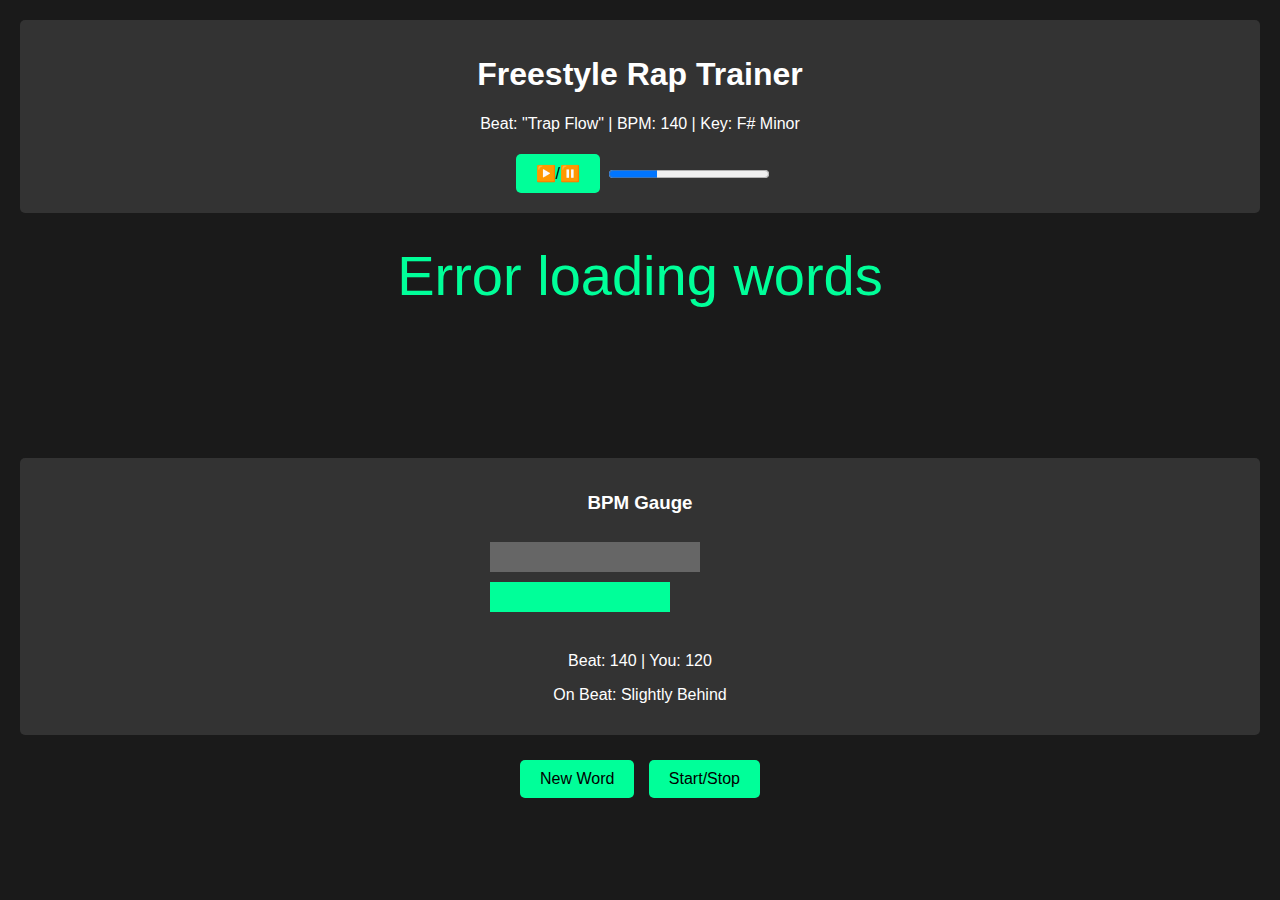
<file: index2.html>
<!DOCTYPE html>
<html lang="en">
<head>
    <meta charset="UTF-8">
    <title>Freestyle Rap Trainer</title>
    <style>
        body {
            background-color: #1a1a1a;
            color: #ffffff;
            font-family: Arial, sans-serif;
            margin: 0;
            padding: 20px;
            text-align: center;
        }
        #header, #gauge-container {
            background-color: #333;
            padding: 15px;
            border-radius: 5px;
            margin-bottom: 20px;
        }
        #word-container {
            margin: 30px 0;
        }
        #current-word {
            font-size: 3.5em;
            color: #00ff99;
            margin-bottom: 20px;
        }
        #word-tree {
            position: relative;
            height: 100px;
        }
        .tree-word {
            position: absolute;
            color: #66ccff;
            font-size: 1.2em;
        }
        .line {
            position: absolute;
            border-top: 1px dashed #66ccff;
        }
        canvas {
            margin: 10px 0;
        }
        button {
            background-color: #00ff99;
            border: none;
            padding: 10px 20px;
            font-size: 1em;
            cursor: pointer;
            border-radius: 5px;
            margin: 5px;
        }
        button:hover {
            background-color: #00cc77;
        }
    </style>
</head>
<body>
    <div id="header">
        <h1>Freestyle Rap Trainer</h1>
        <p>Beat: "Trap Flow" | BPM: 140 | Key: F# Minor</p>
        <button onclick="toggleAudio()">▶️/⏸️</button>
        <progress value="30" max="100"></progress>
    </div>

    <div id="word-container">
        <div id="current-word">Loading...</div>
        <div id="word-tree"></div>
    </div>

    <div id="gauge-container">
        <h3>BPM Gauge</h3>
        <canvas id="gauge" width="300" height="80"></canvas>
        <p>Beat: 140 | You: <span id="rap-speed">120</span></p>
        <p id="status">On Beat: Slightly Behind</p>
    </div>

    <button onclick="changeWord()">New Word</button>
    <button onclick="toggleAudio()">Start/Stop</button>

    <script>
        let wordList = [];
        const freebsdUrl = 'https://svnweb.freebsd.org/csrg/share/dict/words?view=co';

        // Fetch FreeBSD word list
        fetch(freebsdUrl)
            .then(response => {
                if (!response.ok) throw new Error('Network response was not ok');
                return response.text();
            })
            .then(text => {
                wordList = text.split('\n').filter(word => word.trim() !== '');
                console.log(`Loaded ${wordList.length} words from FreeBSD`);
                changeWord(); // Set initial word
            })
            .catch(error => {
                console.error('Error fetching FreeBSD words:', error);
                document.getElementById("current-word").innerText = "Error loading words";
            });

        function changeWord() {
            if (wordList.length === 0) return;
            const newWord = wordList[Math.floor(Math.random() * wordList.length)];
            document.getElementById("current-word").innerText = newWord;
            // Placeholder for word tree (no relationships yet)
            const tree = document.getElementById("word-tree");
            tree.innerHTML = "<span class='tree-word'>[related words coming soon]</span>";
        }

        function toggleAudio() {
            console.log("Audio toggled (placeholder)");
        }

        const canvas = document.getElementById("gauge");
        const ctx = canvas.getContext("2d");
        let rapSpeed = 120;
        const beatBPM = 140;

        function drawGauge() {
            ctx.clearRect(0, 0, canvas.width, canvas.height);
            ctx.fillStyle = "#666";
            ctx.fillRect(0, 0, (beatBPM / 200) * canvas.width, 30);
            ctx.fillStyle = "#00ff99";
            ctx.fillRect(0, 40, (rapSpeed / 200) * canvas.width, 30);
        }

        setInterval(() => {
            rapSpeed = Math.random() * 160 + 100;
            document.getElementById("rap-speed").innerText = Math.round(rapSpeed);
            const diff = Math.abs(beatBPM - rapSpeed);
            document.getElementById("status").innerText = diff < 10 ? "On Beat: Perfect" : 
                rapSpeed < beatBPM ? "On Beat: Slightly Behind" : "On Beat: Slightly Ahead";
            drawGauge();
        }, 2000);

        drawGauge();
    </script>
</body>
</html>
</file>
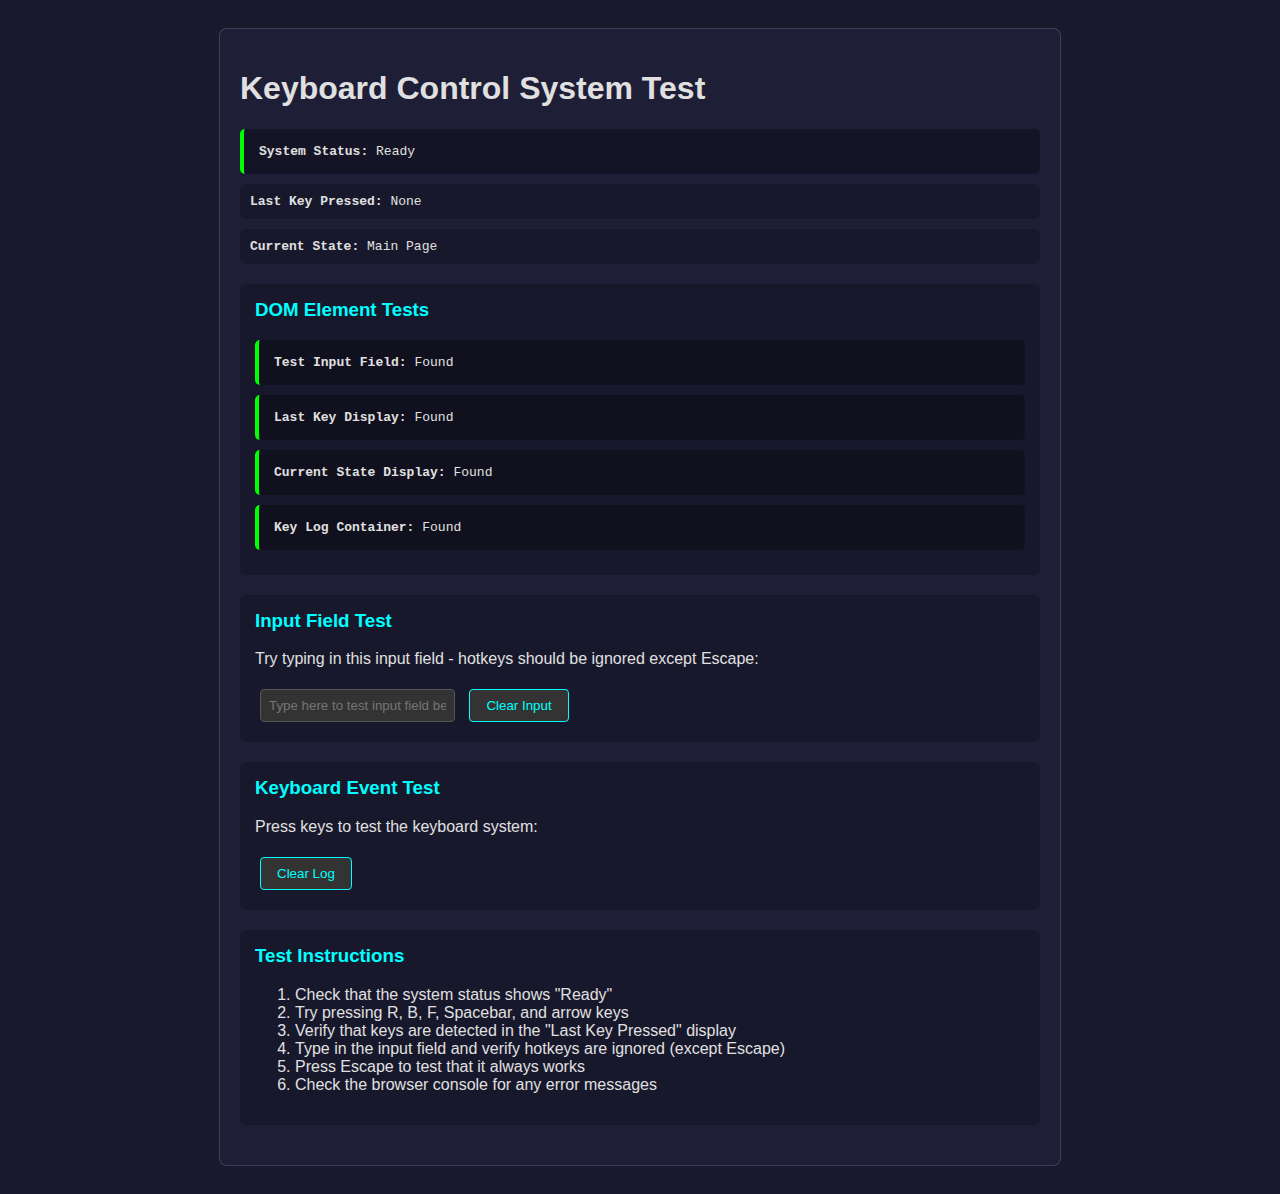
<file: keyboard-test.html>
<!DOCTYPE html>
<html lang="en">
<head>
    <meta charset="UTF-8">
    <meta name="viewport" content="width=device-width, initial-scale=1.0">
    <title>Keyboard System Test</title>
    <style>
        body {
            font-family: Arial, sans-serif;
            padding: 20px;
            background: #1a1a2e;
            color: #e0e0e0;
        }
        .test-container {
            max-width: 800px;
            margin: 0 auto;
            background: rgba(31, 31, 56, 0.9);
            padding: 20px;
            border-radius: 8px;
            border: 1px solid rgba(74, 78, 105, 0.7);
        }
        .status {
            background: rgba(0, 0, 0, 0.3);
            padding: 15px;
            border-radius: 5px;
            margin: 10px 0;
            font-family: monospace;
        }
        .status.success { border-left: 4px solid #00ff00; }
        .status.error { border-left: 4px solid #ff0000; }
        .status.warning { border-left: 4px solid #ffff00; }
        .key-display {
            background: rgba(0, 0, 0, 0.2);
            padding: 10px;
            border-radius: 5px;
            margin: 10px 0;
            font-family: monospace;
        }
        .test-section {
            margin: 20px 0;
            padding: 15px;
            background: rgba(0, 0, 0, 0.2);
            border-radius: 5px;
        }
        .test-section h3 {
            color: #00ffff;
            margin-top: 0;
        }
        button {
            background: #333;
            color: #00ffff;
            border: 1px solid #00ffff;
            padding: 8px 16px;
            border-radius: 4px;
            cursor: pointer;
            margin: 5px;
        }
        button:hover {
            background: rgba(0, 255, 255, 0.2);
        }
        input {
            background: #333;
            color: #e0e0e0;
            border: 1px solid #555;
            padding: 8px;
            border-radius: 4px;
            margin: 5px;
        }
    </style>
</head>
<body>
    <div class="test-container">
        <h1>Keyboard Control System Test</h1>
        
        <div class="status" id="systemStatus">
            <strong>System Status:</strong> <span id="statusText">Initializing...</span>
        </div>
        
        <div class="key-display">
            <strong>Last Key Pressed:</strong> <span id="lastKey">None</span>
        </div>
        
        <div class="key-display">
            <strong>Current State:</strong> <span id="currentState">Main Page</span>
        </div>
        
        <div class="test-section">
            <h3>DOM Element Tests</h3>
            <div id="domTests">
                <div class="status">Testing DOM elements...</div>
            </div>
        </div>
        
        <div class="test-section">
            <h3>Input Field Test</h3>
            <p>Try typing in this input field - hotkeys should be ignored except Escape:</p>
            <input type="text" id="testInput" placeholder="Type here to test input field behavior">
            <button onclick="clearInput()">Clear Input</button>
        </div>
        
        <div class="test-section">
            <h3>Keyboard Event Test</h3>
            <p>Press keys to test the keyboard system:</p>
            <div id="keyLog"></div>
            <button onclick="clearKeyLog()">Clear Log</button>
        </div>
        
        <div class="test-section">
            <h3>Test Instructions</h3>
            <ol>
                <li>Check that the system status shows "Ready"</li>
                <li>Try pressing R, B, F, Spacebar, and arrow keys</li>
                <li>Verify that keys are detected in the "Last Key Pressed" display</li>
                <li>Type in the input field and verify hotkeys are ignored (except Escape)</li>
                <li>Press Escape to test that it always works</li>
                <li>Check the browser console for any error messages</li>
            </ol>
        </div>
    </div>

    <script>
        // Test state
        let testState = {
            initialized: false,
            domElements: {},
            keyCount: 0
        };
        
        // Initialize test
        function initializeTest() {
            console.log('Initializing keyboard test...');
            
            // Test DOM elements
            testDomElements();
            
            // Set up keyboard listener
            document.addEventListener('keydown', handleTestKeydown);
            
            testState.initialized = true;
            updateStatus('Ready', 'success');
            
            console.log('Keyboard test initialized successfully');
        }
        
        // Test DOM elements
        function testDomElements() {
            const domTests = document.getElementById('domTests');
            domTests.innerHTML = '';
            
            const elements = [
                { id: 'testInput', name: 'Test Input Field' },
                { id: 'lastKey', name: 'Last Key Display' },
                { id: 'currentState', name: 'Current State Display' },
                { id: 'keyLog', name: 'Key Log Container' }
            ];
            
            elements.forEach(element => {
                const el = document.getElementById(element.id);
                const status = document.createElement('div');
                status.className = `status ${el ? 'success' : 'error'}`;
                status.innerHTML = `<strong>${element.name}:</strong> ${el ? 'Found' : 'Missing'}`;
                domTests.appendChild(status);
                
                if (el) {
                    testState.domElements[element.id] = el;
                }
            });
        }
        
        // Handle keyboard events for testing
        function handleTestKeydown(event) {
            const lastKeyElement = document.getElementById('lastKey');
            const currentStateElement = document.getElementById('currentState');
            const keyLogElement = document.getElementById('keyLog');
            
            if (lastKeyElement) {
                lastKeyElement.textContent = event.key;
            }
            
            // Log the key press
            if (keyLogElement) {
                testState.keyCount++;
                const logEntry = document.createElement('div');
                logEntry.style.fontSize = '0.9em';
                logEntry.style.margin = '2px 0';
                logEntry.textContent = `#${testState.keyCount}: ${event.key} (${event.target.tagName})`;
                keyLogElement.appendChild(logEntry);
                
                // Keep only last 10 entries
                while (keyLogElement.children.length > 10) {
                    keyLogElement.removeChild(keyLogElement.firstChild);
                }
            }
            
            // Test input field behavior
            const isInputField = event.target.tagName === 'INPUT' || event.target.tagName === 'TEXTAREA';
            
            if (isInputField) {
                if (event.key === 'Escape') {
                    currentStateElement.textContent = 'Escape from Input Field';
                    currentStateElement.style.color = '#ffff00';
                } else {
                    currentStateElement.textContent = 'Input Field (Hotkeys Ignored)';
                    currentStateElement.style.color = '#ff00ff';
                }
            } else {
                // Simulate main page behavior
                if (['r', 'R'].includes(event.key)) {
                    currentStateElement.textContent = 'Rhyme Modal (Simulated)';
                    currentStateElement.style.color = '#ff00ff';
                } else if (event.key === 'Escape') {
                    currentStateElement.textContent = 'Main Page';
                    currentStateElement.style.color = '#e0e0e0';
                } else if (['b', 'B', 'f', 'F', ' '].includes(event.key)) {
                    currentStateElement.textContent = 'Main Page Action';
                    currentStateElement.style.color = '#00ff00';
                } else if (event.key.startsWith('Arrow')) {
                    currentStateElement.textContent = 'Navigation';
                    currentStateElement.style.color = '#00ffff';
                }
            }
            
            // Prevent default for test keys
            if (['r', 'R', 'b', 'B', 'f', 'F', ' '].includes(event.key)) {
                event.preventDefault();
            }
        }
        
        // Update status
        function updateStatus(message, type = 'warning') {
            const statusElement = document.getElementById('statusText');
            const statusContainer = document.getElementById('systemStatus');
            
            if (statusElement) {
                statusElement.textContent = message;
            }
            
            if (statusContainer) {
                statusContainer.className = `status ${type}`;
            }
        }
        
        // Utility functions
        function clearInput() {
            const input = document.getElementById('testInput');
            if (input) {
                input.value = '';
                input.focus();
            }
        }
        
        function clearKeyLog() {
            const keyLog = document.getElementById('keyLog');
            if (keyLog) {
                keyLog.innerHTML = '';
                testState.keyCount = 0;
            }
        }
        
        // Initialize when page loads
        document.addEventListener('DOMContentLoaded', () => {
            setTimeout(initializeTest, 100);
        });
        
        // Error handling
        window.addEventListener('error', (event) => {
            console.error('Test error:', event.error);
            updateStatus(`Error: ${event.error.message}`, 'error');
        });
        
        window.addEventListener('unhandledrejection', (event) => {
            console.error('Unhandled promise rejection:', event.reason);
            updateStatus(`Promise Error: ${event.reason}`, 'error');
        });
    </script>
</body>
</html>
</file>
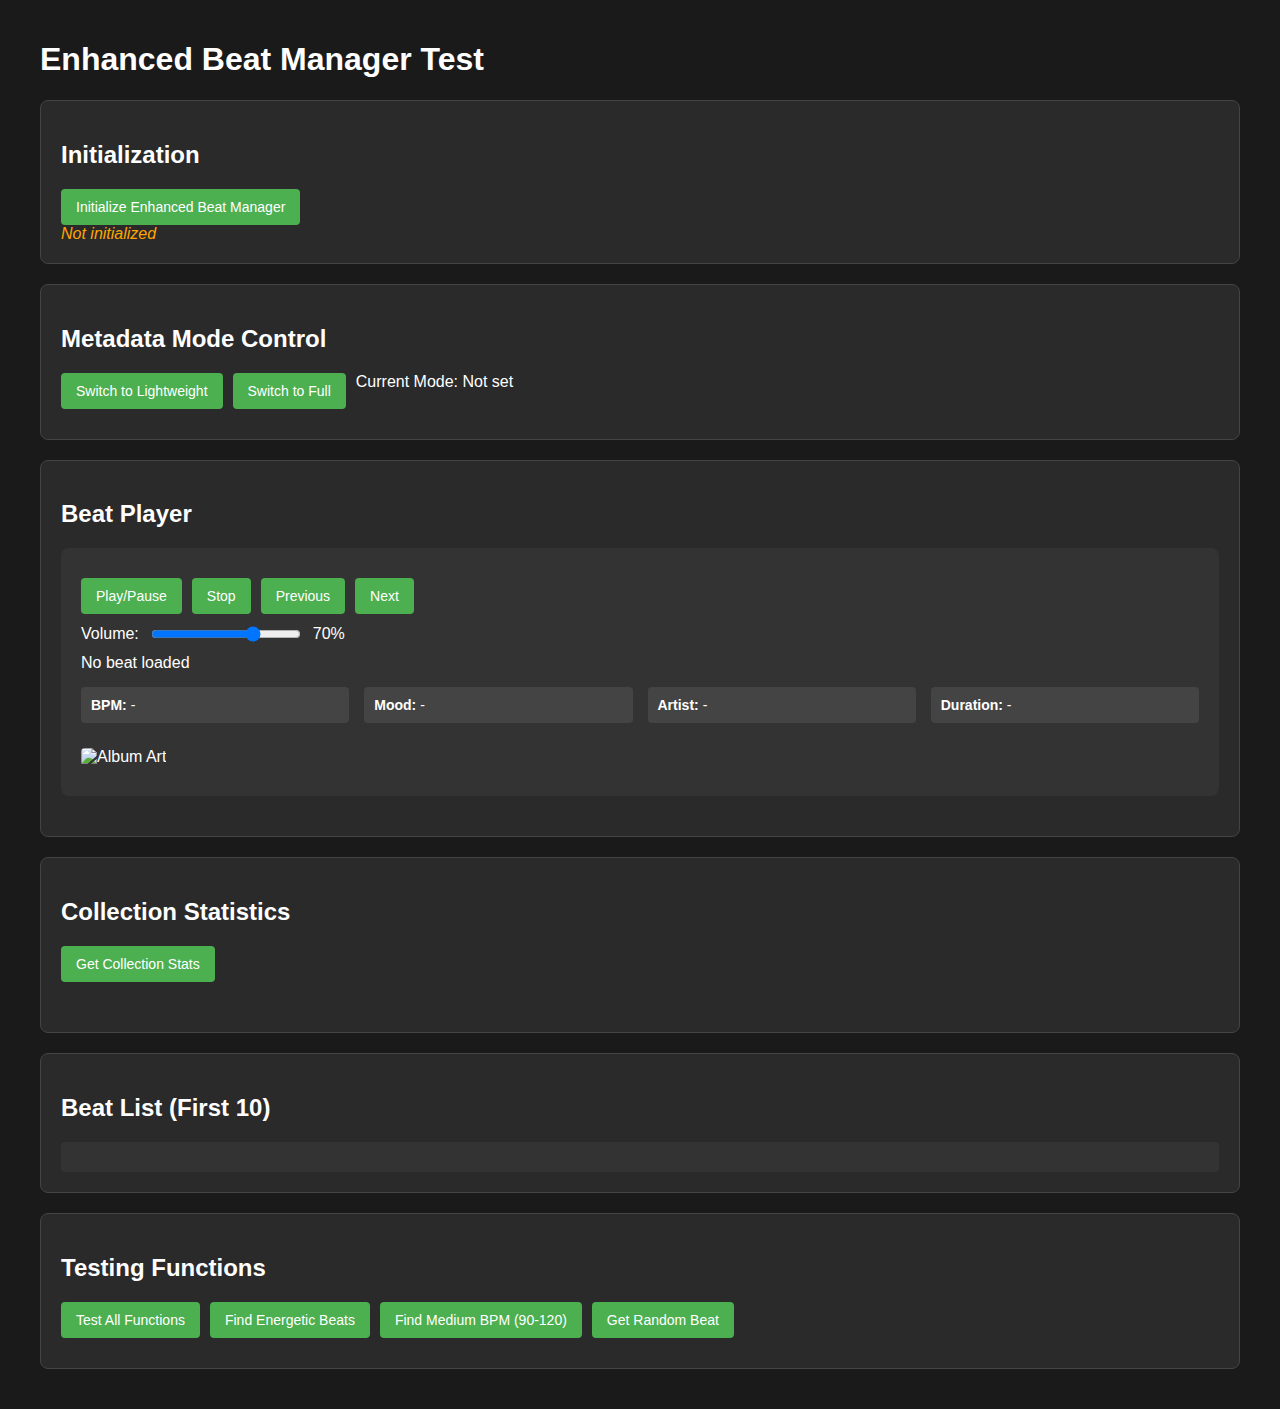
<file: test-enhanced-beat-manager.html>
<!DOCTYPE html>
<html lang="en">
<head>
    <meta charset="UTF-8">
    <meta name="viewport" content="width=device-width, initial-scale=1.0">
    <title>Enhanced Beat Manager Test</title>
    <style>
        body {
            font-family: Arial, sans-serif;
            max-width: 1200px;
            margin: 0 auto;
            padding: 20px;
            background: #1a1a1a;
            color: #fff;
        }
        
        .test-section {
            background: #2a2a2a;
            padding: 20px;
            margin: 20px 0;
            border-radius: 8px;
            border: 1px solid #444;
        }
        
        .beat-player {
            background: #333;
            padding: 20px;
            border-radius: 8px;
            margin: 20px 0;
        }
        
        .beat-controls {
            display: flex;
            gap: 10px;
            margin: 10px 0;
            flex-wrap: wrap;
        }
        
        button {
            background: #4CAF50;
            color: white;
            border: none;
            padding: 10px 15px;
            border-radius: 4px;
            cursor: pointer;
            font-size: 14px;
        }
        
        button:hover {
            background: #45a049;
        }
        
        button:disabled {
            background: #666;
            cursor: not-allowed;
        }
        
        .metadata-display {
            display: grid;
            grid-template-columns: repeat(auto-fit, minmax(200px, 1fr));
            gap: 15px;
            margin: 15px 0;
        }
        
        .metadata-item {
            background: #444;
            padding: 10px;
            border-radius: 4px;
            font-size: 14px;
        }
        
        .album-art {
            width: 100px;
            height: 100px;
            object-fit: cover;
            border-radius: 4px;
            margin: 10px 0;
        }
        
        .volume-control {
            display: flex;
            align-items: center;
            gap: 10px;
            margin: 10px 0;
        }
        
        input[type="range"] {
            width: 150px;
        }
        
        .stats-grid {
            display: grid;
            grid-template-columns: repeat(auto-fit, minmax(250px, 1fr));
            gap: 15px;
            margin: 15px 0;
        }
        
        .stat-card {
            background: #444;
            padding: 15px;
            border-radius: 4px;
        }
        
        .stat-title {
            font-weight: bold;
            margin-bottom: 10px;
            color: #4CAF50;
        }
        
        .beat-list {
            max-height: 300px;
            overflow-y: auto;
            background: #333;
            padding: 15px;
            border-radius: 4px;
        }
        
        .beat-item {
            padding: 8px;
            border-bottom: 1px solid #555;
            cursor: pointer;
        }
        
        .beat-item:hover {
            background: #444;
        }
        
        .beat-item.active {
            background: #4CAF50;
            color: white;
        }
        
        .mood-energetic { color: #FFD700; }
        .mood-neutral { color: #87CEEB; }
        .mood-melancholic { color: #DDA0DD; }
        .mood-dark { color: #8B0000; }
        
        .loading {
            color: #FFA500;
            font-style: italic;
        }
        
        .error {
            color: #FF6B6B;
            font-weight: bold;
        }
        
        .success {
            color: #4CAF50;
            font-weight: bold;
        }
    </style>
</head>
<body>
    <h1>Enhanced Beat Manager Test</h1>
    
    <div class="test-section">
        <h2>Initialization</h2>
        <button id="init-btn">Initialize Enhanced Beat Manager</button>
        <div id="init-status" class="loading">Not initialized</div>
    </div>
    
    <div class="test-section">
        <h2>Metadata Mode Control</h2>
        <div class="beat-controls">
            <button id="switch-lightweight">Switch to Lightweight</button>
            <button id="switch-full">Switch to Full</button>
            <div id="current-mode">Current Mode: Not set</div>
        </div>
    </div>
    
    <div class="test-section">
        <h2>Beat Player</h2>
        <div class="beat-player">
            <div class="beat-controls">
                <button id="play-pause">Play/Pause</button>
                <button id="stop">Stop</button>
                <button id="prev">Previous</button>
                <button id="next">Next</button>
            </div>
            
            <div class="volume-control">
                <label>Volume:</label>
                <input type="range" id="volume" min="0" max="100" value="70">
                <span id="volume-display">70%</span>
            </div>
            
            <div id="current-beat-display">No beat loaded</div>
            
            <div class="metadata-display">
                <div class="metadata-item">
                    <strong>BPM:</strong> <span id="beat-bpm">-</span>
                </div>
                <div class="metadata-item">
                    <strong>Mood:</strong> <span id="beat-mood">-</span>
                </div>
                <div class="metadata-item">
                    <strong>Artist:</strong> <span id="beat-artist">-</span>
                </div>
                <div class="metadata-item">
                    <strong>Duration:</strong> <span id="beat-duration">-</span>
                </div>
            </div>
            
            <img id="album-art" class="album-art" alt="Album Art">
        </div>
    </div>
    
    <div class="test-section">
        <h2>Collection Statistics</h2>
        <button id="get-stats-btn">Get Collection Stats</button>
        <div id="stats-display" class="stats-grid"></div>
    </div>
    
    <div class="test-section">
        <h2>Beat List (First 10)</h2>
        <div id="beat-list" class="beat-list"></div>
    </div>
    
    <div class="test-section">
        <h2>Testing Functions</h2>
        <div class="beat-controls">
            <button id="test-functions">Test All Functions</button>
            <button id="find-energetic">Find Energetic Beats</button>
            <button id="find-medium-bpm">Find Medium BPM (90-120)</button>
            <button id="get-random">Get Random Beat</button>
        </div>
        <div id="test-results"></div>
    </div>

    <script type="module">
        import * as beatManager from './js/beatManagerEnhanced.js';
        import * as integration from './js/beatManagerIntegration.js';
        
        // DOM elements
        const initBtn = document.getElementById('init-btn');
        const initStatus = document.getElementById('init-status');
        const switchLightweight = document.getElementById('switch-lightweight');
        const switchFull = document.getElementById('switch-full');
        const currentMode = document.getElementById('current-mode');
        const playPauseBtn = document.getElementById('play-pause');
        const stopBtn = document.getElementById('stop');
        const prevBtn = document.getElementById('prev');
        const nextBtn = document.getElementById('next');
        const volumeSlider = document.getElementById('volume');
        const volumeDisplay = document.getElementById('volume-display');
        const currentBeatDisplay = document.getElementById('current-beat-display');
        const beatBpm = document.getElementById('beat-bpm');
        const beatMood = document.getElementById('beat-mood');
        const beatArtist = document.getElementById('beat-artist');
        const beatDuration = document.getElementById('beat-duration');
        const albumArt = document.getElementById('album-art');
        const getStatsBtn = document.getElementById('get-stats-btn');
        const statsDisplay = document.getElementById('stats-display');
        const beatList = document.getElementById('beat-list');
        const testFunctionsBtn = document.getElementById('test-functions');
        const findEnergeticBtn = document.getElementById('find-energetic');
        const findMediumBpmBtn = document.getElementById('find-medium-bpm');
        const getRandomBtn = document.getElementById('get-random');
        const testResults = document.getElementById('test-results');
        
        // Initialize
        initBtn.addEventListener('click', async () => {
            try {
                initStatus.textContent = 'Initializing...';
                initStatus.className = 'loading';
                
                await beatManager.initializeBeatPlayer();
                
                initStatus.textContent = 'Successfully initialized!';
                initStatus.className = 'success';
                
                updateUI();
                updateBeatList();
                
            } catch (error) {
                initStatus.textContent = `Error: ${error.message}`;
                initStatus.className = 'error';
                console.error('Initialization error:', error);
            }
        });
        
        // Metadata mode controls
        switchLightweight.addEventListener('click', async () => {
            await switchMode('lightweight');
        });
        
        switchFull.addEventListener('click', async () => {
            await switchMode('full');
        });
        
        async function switchMode(mode) {
            try {
                const success = await beatManager.switchMetadataMode(mode);
                if (success) {
                    currentMode.textContent = `Current Mode: ${mode}`;
                    updateUI();
                    updateBeatList();
                }
            } catch (error) {
                console.error('Mode switch error:', error);
            }
        }
        
        // Beat controls
        playPauseBtn.addEventListener('click', () => beatManager.playPause());
        stopBtn.addEventListener('click', () => beatManager.stop());
        prevBtn.addEventListener('click', () => beatManager.previousBeat());
        nextBtn.addEventListener('click', () => beatManager.nextBeat());
        
        volumeSlider.addEventListener('input', (e) => {
            const volume = e.target.value / 100;
            beatManager.setVolume(volume);
            volumeDisplay.textContent = `${e.target.value}%`;
        });
        
        // Statistics
        getStatsBtn.addEventListener('click', () => {
            const stats = integration.getBeatCollectionStats();
            displayStats(stats);
        });
        
        function displayStats(stats) {
            statsDisplay.innerHTML = `
                <div class="stat-card">
                    <div class="stat-title">Total Beats</div>
                    <div>${stats.total}</div>
                </div>
                <div class="stat-card">
                    <div class="stat-title">Average BPM</div>
                    <div>${stats.averageBPM}</div>
                </div>
                <div class="stat-card">
                    <div class="stat-title">BPM Ranges</div>
                    <div>Slow (60-90): ${stats.bpmRanges.slow}</div>
                    <div>Medium (90-120): ${stats.bpmRanges.medium}</div>
                    <div>Fast (120+): ${stats.bpmRanges.fast}</div>
                </div>
                <div class="stat-card">
                    <div class="stat-title">Moods</div>
                    ${Object.entries(stats.moods).map(([mood, count]) => 
                        `<div>${mood}: ${count}</div>`
                    ).join('')}
                </div>
            `;
        }
        
        // Beat list
        function updateBeatList() {
            const playlist = beatManager.getPlaylist();
            const currentIndex = beatManager.getCurrentBeatInfo().index;
            
            beatList.innerHTML = playlist.slice(0, 10).map((beat, index) => `
                <div class="beat-item ${index === currentIndex ? 'active' : ''}" 
                     onclick="window.switchToBeat(${index})">
                    <strong>${beat.name}</strong><br>
                    <small>BPM: ${beat.bpm || 'Unknown'} | Mood: ${beat.mood || 'Unknown'}</small>
                </div>
            `).join('');
        }
        
        // Make switchToBeat available globally
        window.switchToBeat = (index) => {
            // This would need to be implemented in the beat manager
            console.log(`Switching to beat index ${index}`);
        };
        
        // Testing functions
        testFunctionsBtn.addEventListener('click', async () => {
            testResults.innerHTML = '<div class="loading">Testing functions...</div>';
            
            try {
                await integration.testEnhancedBeatManager();
                integration.displayAllBeatsInfo();
                
                testResults.innerHTML = '<div class="success">All tests completed! Check console for details.</div>';
            } catch (error) {
                testResults.innerHTML = `<div class="error">Test error: ${error.message}</div>`;
            }
        });
        
        findEnergeticBtn.addEventListener('click', () => {
            const energeticBeats = integration.findBeatsByMood('energetic');
            testResults.innerHTML = `
                <div class="success">Found ${energeticBeats.length} energetic beats:</div>
                <div class="beat-list">
                    ${energeticBeats.map(beat => `
                        <div class="beat-item">
                            <strong>${beat.name}</strong><br>
                            <small>BPM: ${beat.bpm || 'Unknown'}</small>
                        </div>
                    `).join('')}
                </div>
            `;
        });
        
        findMediumBpmBtn.addEventListener('click', () => {
            const mediumBeats = integration.findBeatsByBPM(90, 120);
            testResults.innerHTML = `
                <div class="success">Found ${mediumBeats.length} medium BPM beats (90-120):</div>
                <div class="beat-list">
                    ${mediumBeats.map(beat => `
                        <div class="beat-item">
                            <strong>${beat.name}</strong><br>
                            <small>BPM: ${beat.bpm || 'Unknown'} | Mood: ${beat.mood || 'Unknown'}</small>
                        </div>
                    `).join('')}
                </div>
            `;
        });
        
        getRandomBtn.addEventListener('click', () => {
            const randomBeat = integration.getRandomBeat();
            testResults.innerHTML = `
                <div class="success">Random beat selected:</div>
                <div class="beat-item">
                    <strong>${randomBeat.name}</strong><br>
                    <small>BPM: ${randomBeat.bpm || 'Unknown'} | Mood: ${randomBeat.mood || 'Unknown'}</small>
                </div>
            `;
        });
        
        // Update UI function
        function updateUI() {
            const beatInfo = beatManager.getCurrentBeatInfo();
            const sentiment = beatManager.getCurrentSentiment();
            
            currentBeatDisplay.textContent = `${beatInfo.index + 1}/${beatInfo.total}: ${beatInfo.name}`;
            currentMode.textContent = `Current Mode: ${beatManager.getCurrentMetadataMode()}`;
            
            // Update metadata display
            if (beatInfo.bpm) beatBpm.textContent = beatInfo.bpm;
            if (beatInfo.mood) {
                beatMood.textContent = beatInfo.mood;
                beatMood.className = `beat-mood mood-${beatInfo.mood.toLowerCase()}`;
            }
            if (beatInfo.artist) beatArtist.textContent = beatInfo.artist;
            if (beatInfo.duration) {
                const minutes = Math.floor(beatInfo.duration / 60);
                const seconds = Math.floor(beatInfo.duration % 60);
                beatDuration.textContent = `${minutes}:${seconds.toString().padStart(2, '0')}`;
            }
            
            // Update play/pause button
            playPauseBtn.textContent = beatInfo.isPlaying ? 'Pause' : 'Play';
            
            // Update volume
            const currentVolume = beatManager.getCurrentVolume();
            volumeSlider.value = currentVolume * 100;
            volumeDisplay.textContent = `${Math.round(currentVolume * 100)}%`;
        }
        
        // Set up periodic UI updates
        setInterval(updateUI, 1000);
        
        console.log('Enhanced Beat Manager Test Page Loaded');
        console.log('Available functions: beatManager.*, integration.*');
    </script>
</body>
</html>
</file>
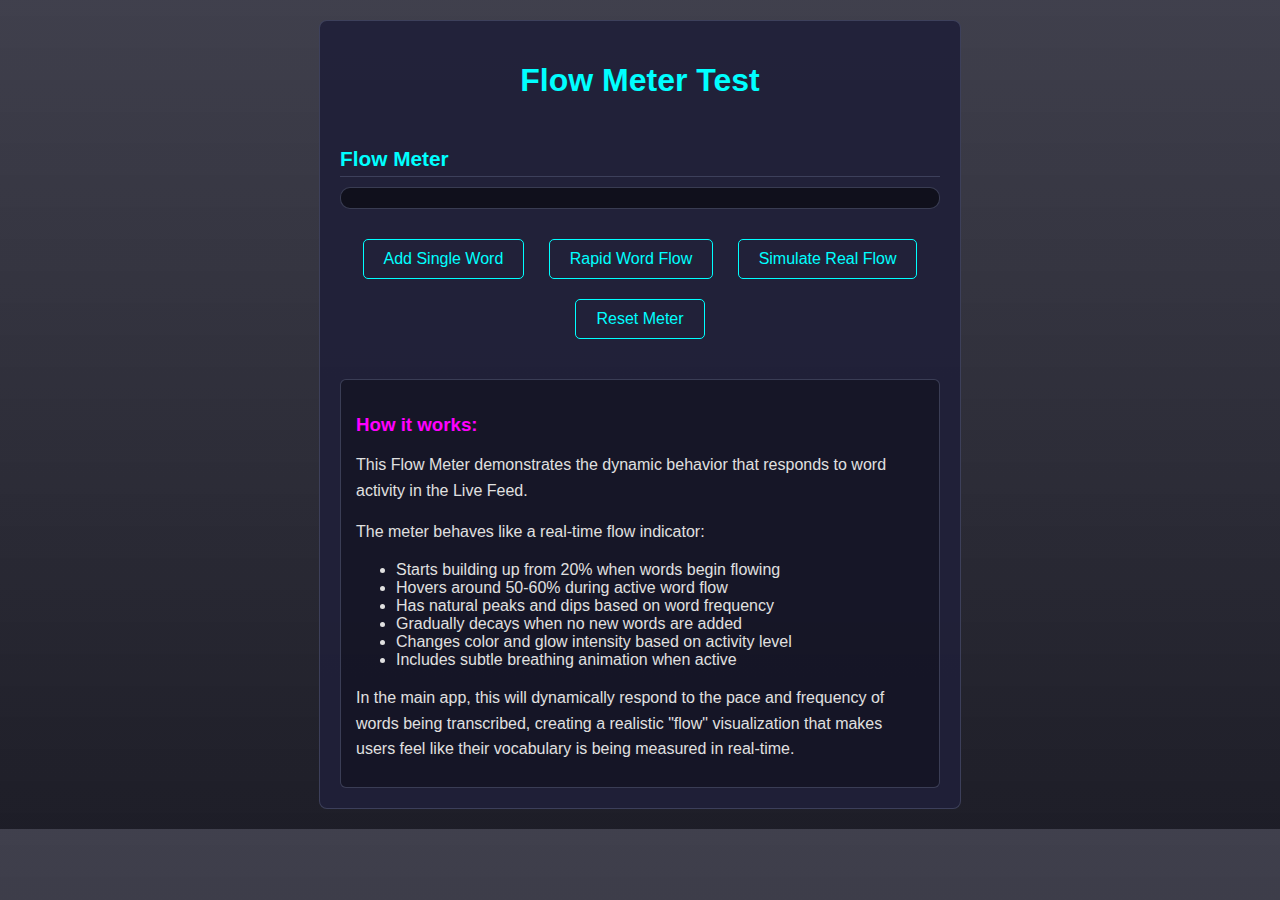
<file: test-flow-meter.html>
<!DOCTYPE html>
<html lang="en">
<head>
    <meta charset="UTF-8">
    <meta name="viewport" content="width=device-width, initial-scale=1.0">
    <title>Flow Meter Test</title>
    <style>
        /* Import the same CSS variables and basic styles */
        :root {
            --bg-color: transparent;
            --panel-bg: rgba(31, 31, 56, 0.92);
            --panel-bg-opaque: rgb(31, 31, 56);
            --border-color: rgba(74, 78, 105, 0.7);
            --primary-accent: #00ffff;
            --secondary-accent: #ff00ff;
            --text-color: #e0e0e0;
            --text-bright: #ffffff;
            --highlight-color: #f9a826;
            --red-color: #ff4500;
            --green-color: #00ff00;
            --disabled-color: #6c757d;
        }

        body {
            background: linear-gradient(to bottom, rgba(16, 16, 32, 0.8), rgba(5, 5, 16, 0.9));
            font-family: 'Roboto', sans-serif;
            color: var(--text-color);
            padding: 20px;
            margin: 0;
        }

        .test-container {
            max-width: 600px;
            margin: 0 auto;
            background-color: var(--panel-bg);
            padding: 20px;
            border-radius: 8px;
            border: 1px solid var(--border-color);
        }

        h1 {
            color: var(--primary-accent);
            text-align: center;
            margin-bottom: 30px;
        }

        .test-button {
            background-color: transparent;
            color: var(--primary-accent);
            border: 1px solid var(--primary-accent);
            padding: 10px 20px;
            border-radius: 5px;
            cursor: pointer;
            font-size: 16px;
            margin: 10px;
            transition: all 0.2s ease;
        }

        .test-button:hover {
            background-color: rgba(0, 255, 255, 0.1);
            box-shadow: 0 0 8px var(--primary-accent);
        }

        .button-container {
            text-align: center;
            margin-bottom: 30px;
        }

        /* Flow Meter Styles */
        .flow-meter {
            width: 100%;
            height: 80px;
            display: flex;
            flex-direction: column;
            margin-bottom: 20px;
        }

        .flow-meter h2 {
            color: var(--primary-accent);
            margin-bottom: 10px;
            font-size: 1.3em;
            border-bottom: 1px solid var(--border-color);
            padding-bottom: 5px;
        }

        .flow-meter-container {
            flex-grow: 1;
            height: 20px;
            background-color: rgba(0, 0, 0, 0.5);
            border-radius: 10px;
            border: 1px solid var(--border-color);
            overflow: hidden;
            position: relative;
        }

        .flow-meter-bar {
            height: 100%;
            width: 0%;
            background: linear-gradient(90deg, var(--primary-accent), var(--secondary-accent));
            border-radius: 10px;
            transition: width 0.3s ease-out;
            box-shadow: 0 0 5px var(--primary-accent);
            position: relative;
        }

        .flow-meter-bar::after {
            content: '';
            position: absolute;
            top: 0;
            left: 0;
            right: 0;
            bottom: 0;
            background: linear-gradient(90deg, transparent, rgba(255, 255, 255, 0.3), transparent);
            animation: flow-shimmer 2s infinite;
        }

        @keyframes flow-shimmer {
            0% { transform: translateX(-100%); }
            100% { transform: translateX(100%); }
        }

        /* Flow Meter Animation */
        @keyframes flow-pulse {
            0% { 
                width: 0%; 
                box-shadow: 0 0 5px var(--primary-accent);
            }
            50% { 
                width: 100%; 
                box-shadow: 0 0 20px var(--primary-accent), 0 0 30px var(--secondary-accent);
            }
            100% { 
                width: 0%; 
                box-shadow: 0 0 5px var(--primary-accent);
            }
        }

        .flow-pulse { 
            animation: flow-pulse 0.6s ease-out; 
        }

        @keyframes flow-breathe {
            0%, 100% { 
                opacity: 0.9; 
                transform: scaleY(1);
            }
            50% { 
                opacity: 1; 
                transform: scaleY(1.02);
            }
        }

        .description {
            background-color: rgba(0, 0, 0, 0.3);
            padding: 15px;
            border-radius: 6px;
            border: 1px solid var(--border-color);
            margin-top: 20px;
        }

        .description h3 {
            color: var(--secondary-accent);
            margin-bottom: 10px;
        }

        .description p {
            line-height: 1.6;
            margin-bottom: 10px;
        }
    </style>
</head>
<body>
    <div class="test-container">
        <h1>Flow Meter Test</h1>
        
        <div class="flow-meter">
            <h2><i class="fas fa-chart-line"></i> Flow Meter</h2>
            <div class="flow-meter-container">
                <div class="flow-meter-bar" id="flowMeterBar"></div>
            </div>
        </div>

        <div class="button-container">
            <button class="test-button" onclick="triggerFlowMeter()">Add Single Word</button>
            <button class="test-button" onclick="triggerMultiplePulses()">Rapid Word Flow</button>
            <button class="test-button" onclick="simulateWordFlow()">Simulate Real Flow</button>
            <button class="test-button" onclick="resetFlowMeter()">Reset Meter</button>
        </div>

        <div class="description">
            <h3>How it works:</h3>
            <p>This Flow Meter demonstrates the dynamic behavior that responds to word activity in the Live Feed.</p>
            <p>The meter behaves like a real-time flow indicator:</p>
            <ul>
                <li>Starts building up from 20% when words begin flowing</li>
                <li>Hovers around 50-60% during active word flow</li>
                <li>Has natural peaks and dips based on word frequency</li>
                <li>Gradually decays when no new words are added</li>
                <li>Changes color and glow intensity based on activity level</li>
                <li>Includes subtle breathing animation when active</li>
            </ul>
            <p>In the main app, this will dynamically respond to the pace and frequency of words being transcribed, creating a realistic "flow" visualization that makes users feel like their vocabulary is being measured in real-time.</p>
        </div>
    </div>

    <script>
        // Flow Meter state management
        let flowMeterLevel = 0;
        let flowMeterDecayTimer = null;
        let wordCount = 0;
        let lastWordTime = 0;

        function updateFlowMeter(isNewWord = false) {
            const flowMeterBar = document.getElementById('flowMeterBar');
            if (!flowMeterBar) return;
            
            const now = Date.now();
            
            if (isNewWord) {
                // Increment word count and update last word time
                wordCount++;
                lastWordTime = now;
                
                // Increase flow level based on word frequency
                const timeSinceLastWord = now - lastWordTime;
                if (timeSinceLastWord < 2000) { // Words coming in quickly
                    flowMeterLevel = Math.min(100, flowMeterLevel + 8 + Math.random() * 4);
                } else if (timeSinceLastWord < 5000) { // Moderate pace
                    flowMeterLevel = Math.min(100, flowMeterLevel + 5 + Math.random() * 3);
                } else { // Slower pace
                    flowMeterLevel = Math.min(100, flowMeterLevel + 3 + Math.random() * 2);
                }
                
                // Ensure minimum level when words are being added
                flowMeterLevel = Math.max(20, flowMeterLevel);
            }
            
            // Natural decay over time
            if (flowMeterDecayTimer) {
                clearTimeout(flowMeterDecayTimer);
            }
            
            flowMeterDecayTimer = setTimeout(() => {
                // Gradual decay when no new words
                const timeSinceLastWord = Date.now() - lastWordTime;
                if (timeSinceLastWord > 3000) { // Start decaying after 3 seconds
                    flowMeterLevel = Math.max(0, flowMeterLevel - 2);
                    updateFlowMeterDisplay();
                    
                    // Continue decaying if still above 0
                    if (flowMeterLevel > 0) {
                        updateFlowMeter();
                    }
                }
            }, 1000);
            
            updateFlowMeterDisplay();
        }

        function updateFlowMeterDisplay() {
            const flowMeterBar = document.getElementById('flowMeterBar');
            if (!flowMeterBar) return;
            
            // Add some natural variation to make it feel more alive
            const variation = (Math.random() - 0.5) * 3; // ±1.5% variation
            const displayLevel = Math.max(0, Math.min(100, flowMeterLevel + variation));
            
            flowMeterBar.style.width = `${displayLevel}%`;
            
            // Update glow intensity based on level
            const glowIntensity = Math.max(5, displayLevel / 2);
            flowMeterBar.style.boxShadow = `0 0 ${glowIntensity}px var(--primary-accent)`;
            
            // Add subtle color variation based on level
            if (displayLevel > 80) {
                flowMeterBar.style.background = 'linear-gradient(90deg, var(--primary-accent), var(--secondary-accent), var(--highlight-color))';
            } else if (displayLevel > 50) {
                flowMeterBar.style.background = 'linear-gradient(90deg, var(--primary-accent), var(--secondary-accent))';
            } else {
                flowMeterBar.style.background = 'linear-gradient(90deg, var(--primary-accent), rgba(0, 255, 255, 0.7))';
            }
            
            // Add subtle breathing effect when level is above 20%
            if (displayLevel > 20) {
                flowMeterBar.style.animation = 'flow-breathe 3s ease-in-out infinite';
            } else {
                flowMeterBar.style.animation = 'none';
            }
        }

        function resetFlowMeter() {
            flowMeterLevel = 0;
            wordCount = 0;
            lastWordTime = 0;
            if (flowMeterDecayTimer) {
                clearTimeout(flowMeterDecayTimer);
                flowMeterDecayTimer = null;
            }
            const flowMeterBar = document.getElementById('flowMeterBar');
            if (flowMeterBar) {
                flowMeterBar.style.width = '0%';
                flowMeterBar.style.boxShadow = '0 0 5px var(--primary-accent)';
                flowMeterBar.style.background = 'linear-gradient(90deg, var(--primary-accent), var(--secondary-accent))';
                flowMeterBar.style.animation = 'none';
            }
        }

        function triggerFlowMeter() {
            updateFlowMeter(true);
        }

        function triggerMultiplePulses() {
            // Simulate rapid word flow
            for (let i = 0; i < 8; i++) {
                setTimeout(() => {
                    updateFlowMeter(true);
                }, i * 400); // 400ms between each word
            }
        }

        function simulateWordFlow() {
            // Simulate a realistic word flow pattern
            const patterns = [
                { delay: 0, words: 3 },    // Quick burst
                { delay: 2000, words: 2 }, // Another burst
                { delay: 4000, words: 1 }, // Single word
                { delay: 6000, words: 4 }, // Longer burst
                { delay: 9000, words: 2 }, // Final burst
            ];
            
            patterns.forEach(pattern => {
                setTimeout(() => {
                    for (let i = 0; i < pattern.words; i++) {
                        setTimeout(() => {
                            updateFlowMeter(true);
                        }, i * 300);
                    }
                }, pattern.delay);
            });
        }
    </script>
</body>
</html>
</file>
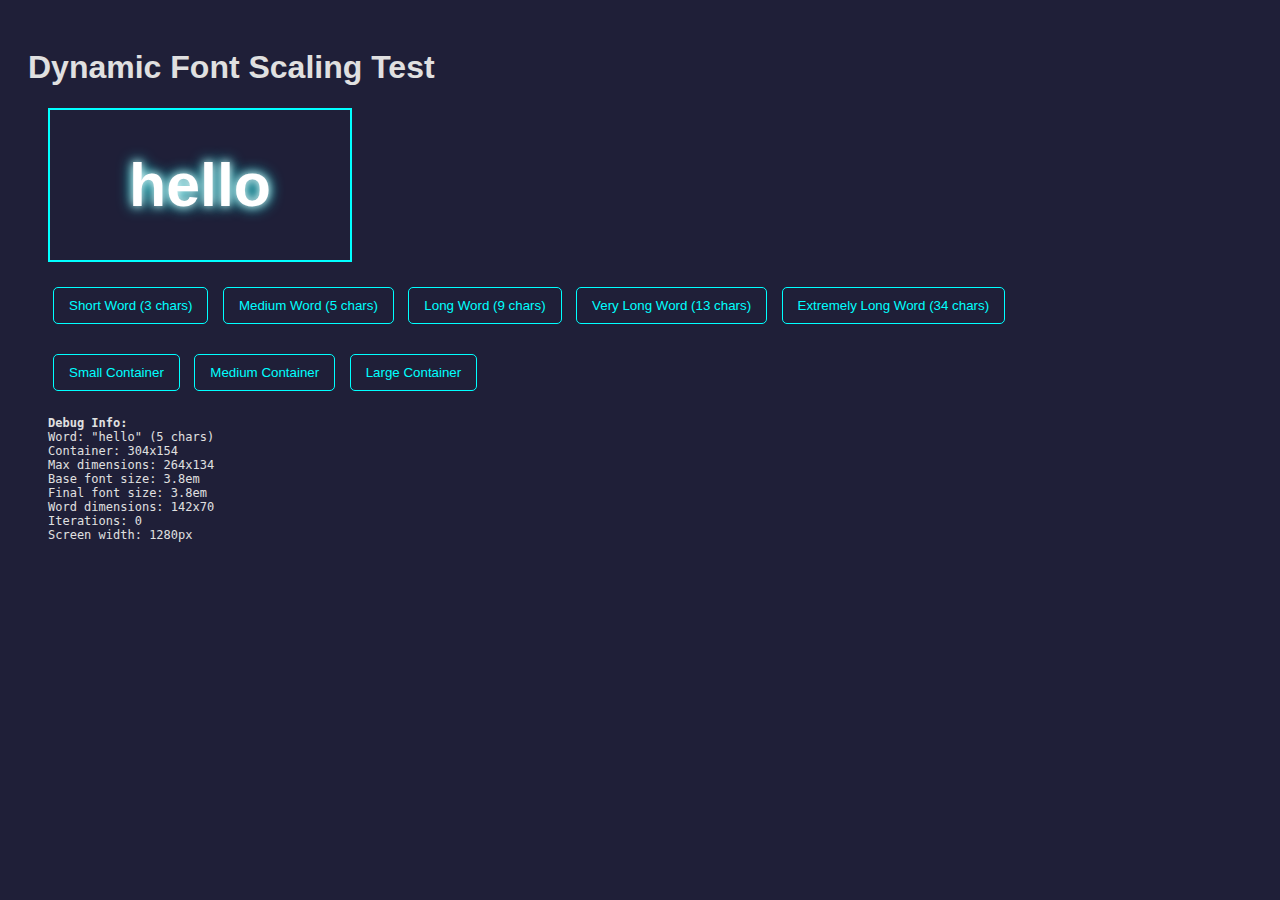
<file: test-font-scaling.html>
<!DOCTYPE html>
<html lang="en">
<head>
    <meta charset="UTF-8">
    <meta name="viewport" content="width=device-width, initial-scale=1.0">
    <title>Font Scaling Test</title>
    <style>
        body {
            font-family: 'Orbitron', sans-serif;
            background: #1f1f38;
            color: #e0e0e0;
            padding: 20px;
        }
        
        .test-container {
            width: 300px;
            height: 150px;
            border: 2px solid #00ffff;
            margin: 20px;
            display: flex;
            align-items: center;
            justify-content: center;
            position: relative;
        }
        
        .test-word {
            font-size: 4em;
            font-weight: bold;
            color: #ffffff;
            text-shadow: 0 0 10px #fff, 0 0 15px #00ffff;
            text-align: center;
            word-break: break-word;
            overflow-wrap: break-word;
            max-width: 100%;
            max-height: 100%;
        }
        
        .controls {
            margin: 20px;
        }
        
        button {
            background: transparent;
            border: 1px solid #00ffff;
            color: #00ffff;
            padding: 10px 15px;
            margin: 5px;
            cursor: pointer;
            border-radius: 5px;
        }
        
        button:hover {
            background: rgba(0, 255, 255, 0.1);
        }
    </style>
</head>
<body>
    <h1>Dynamic Font Scaling Test</h1>
    
    <div class="test-container">
        <div id="test-word" class="test-word">TEST</div>
    </div>
    
    <div class="controls">
        <button onclick="testWord('run')">Short Word (3 chars)</button>
        <button onclick="testWord('hello')">Medium Word (5 chars)</button>
        <button onclick="testWord('beautiful')">Long Word (9 chars)</button>
        <button onclick="testWord('extraordinary')">Very Long Word (13 chars)</button>
        <button onclick="testWord('supercalifragilisticexpialidocious')">Extremely Long Word (34 chars)</button>
    </div>
    
    <div class="controls">
        <button onclick="resizeContainer(200, 100)">Small Container</button>
        <button onclick="resizeContainer(300, 150)">Medium Container</button>
        <button onclick="resizeContainer(400, 200)">Large Container</button>
    </div>
    
    <div id="debug-info" style="margin: 20px; font-family: monospace; font-size: 12px;"></div>

    <script>
        const testWordElement = document.getElementById('test-word');
        const container = document.querySelector('.test-container');
        const debugInfo = document.getElementById('debug-info');
        
        function updateFontSize(word) {
            const maxWidth = container.offsetWidth - 40;
            const maxHeight = container.offsetHeight - 20;
            
            // Determine base font size based on word length
            let baseFontSize = 4;
            if (word.length <= 3) {
                baseFontSize = 3.5;
            } else if (word.length <= 5) {
                baseFontSize = 3.8;
            } else if (word.length <= 8) {
                baseFontSize = 3.5;
            } else if (word.length <= 12) {
                baseFontSize = 3.0;
            } else {
                baseFontSize = 2.5;
            }
            
            // Adjust for screen size
            const screenWidth = window.innerWidth;
            if (screenWidth <= 480) {
                baseFontSize *= 0.8;
            } else if (screenWidth <= 768) {
                baseFontSize *= 0.9;
            }
            
            // Reset to calculated base size
            testWordElement.style.fontSize = `${baseFontSize}em`;
            
            // Check if word overflows and reduce font size if needed
            let fontSize = baseFontSize;
            let iterations = 0;
            const maxIterations = 50;
            
            while ((testWordElement.scrollWidth > maxWidth || testWordElement.scrollHeight > maxHeight) && 
                   fontSize > 1.5 && iterations < maxIterations) {
                fontSize -= 0.1;
                testWordElement.style.fontSize = `${fontSize}em`;
                iterations++;
            }
            
            // Update debug info
            debugInfo.innerHTML = `
                <strong>Debug Info:</strong><br>
                Word: "${word}" (${word.length} chars)<br>
                Container: ${container.offsetWidth}x${container.offsetHeight}<br>
                Max dimensions: ${maxWidth}x${maxHeight}<br>
                Base font size: ${baseFontSize}em<br>
                Final font size: ${fontSize}em<br>
                Word dimensions: ${testWordElement.scrollWidth}x${testWordElement.scrollHeight}<br>
                Iterations: ${iterations}<br>
                Screen width: ${screenWidth}px
            `;
        }
        
        function testWord(word) {
            testWordElement.textContent = word;
            updateFontSize(word);
        }
        
        function resizeContainer(width, height) {
            container.style.width = width + 'px';
            container.style.height = height + 'px';
            updateFontSize(testWordElement.textContent);
        }
        
        // Initialize with a test word
        testWord('hello');
        
        // Add resize listener
        let resizeTimeout;
        window.addEventListener('resize', () => {
            clearTimeout(resizeTimeout);
            resizeTimeout = setTimeout(() => {
                updateFontSize(testWordElement.textContent);
            }, 250);
        });
    </script>
</body>
</html>
</file>
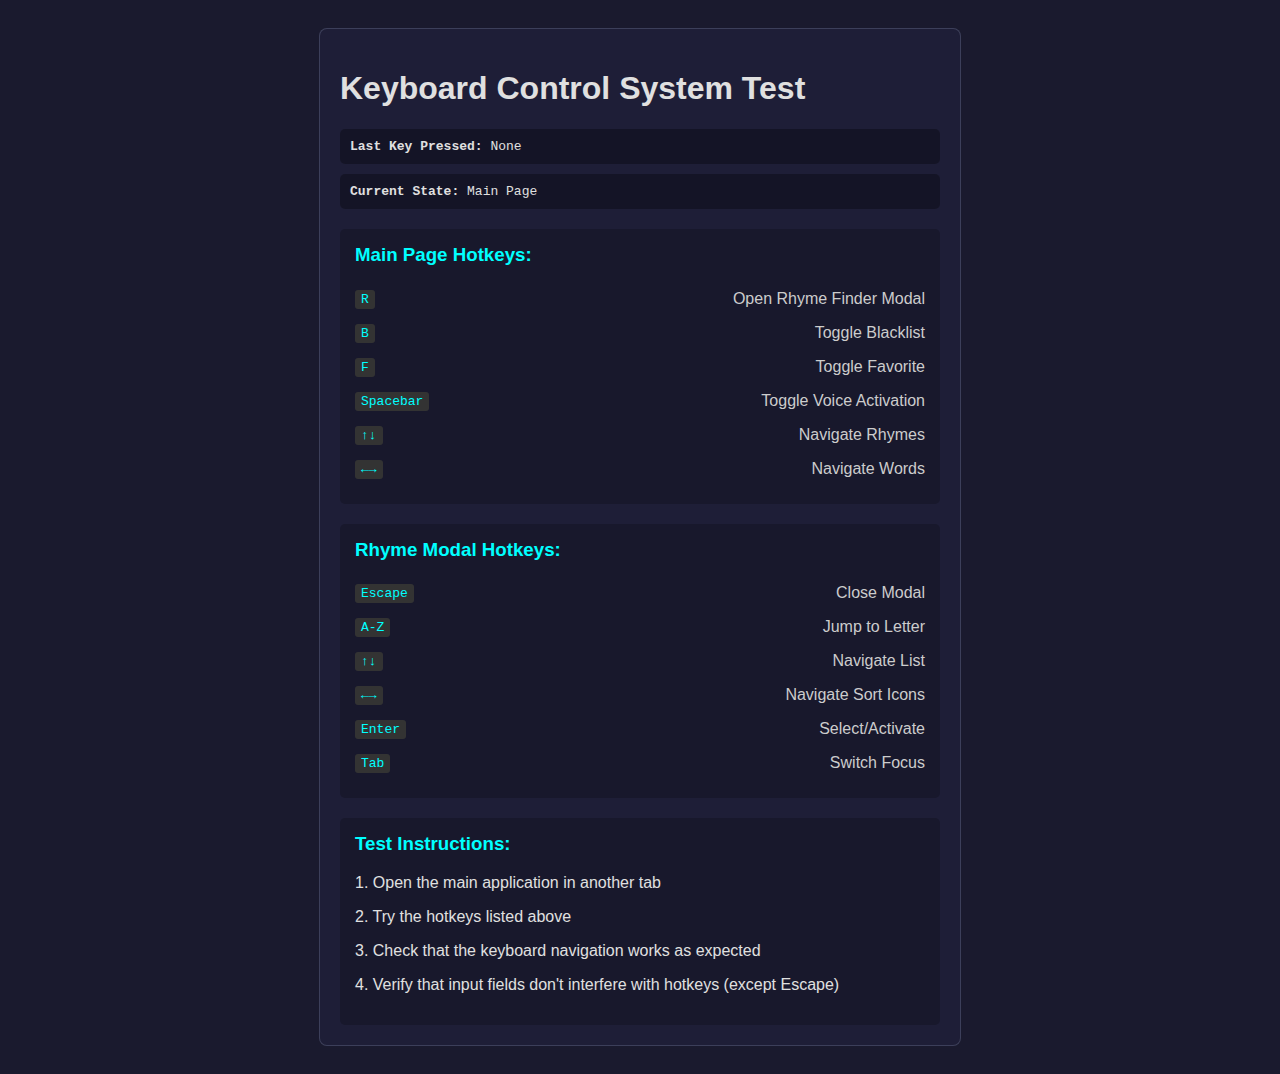
<file: test-keyboard.html>
<!DOCTYPE html>
<html lang="en">
<head>
    <meta charset="UTF-8">
    <meta name="viewport" content="width=device-width, initial-scale=1.0">
    <title>Keyboard Control Test</title>
    <style>
        body {
            font-family: Arial, sans-serif;
            padding: 20px;
            background: #1a1a2e;
            color: #e0e0e0;
        }
        .test-container {
            max-width: 600px;
            margin: 0 auto;
            background: rgba(31, 31, 56, 0.9);
            padding: 20px;
            border-radius: 8px;
            border: 1px solid rgba(74, 78, 105, 0.7);
        }
        .key-display {
            background: rgba(0, 0, 0, 0.3);
            padding: 10px;
            border-radius: 5px;
            margin: 10px 0;
            font-family: monospace;
        }
        .hotkey-list {
            background: rgba(0, 0, 0, 0.2);
            padding: 15px;
            border-radius: 5px;
            margin-top: 20px;
        }
        .hotkey-list h3 {
            color: #00ffff;
            margin-top: 0;
        }
        .hotkey-item {
            display: flex;
            justify-content: space-between;
            margin: 5px 0;
            padding: 5px 0;
        }
        .key {
            background: #333;
            padding: 2px 6px;
            border-radius: 3px;
            font-family: monospace;
            color: #00ffff;
        }
        .description {
            color: #ccc;
        }
    </style>
</head>
<body>
    <div class="test-container">
        <h1>Keyboard Control System Test</h1>
        
        <div class="key-display">
            <strong>Last Key Pressed:</strong> <span id="lastKey">None</span>
        </div>
        
        <div class="key-display">
            <strong>Current State:</strong> <span id="currentState">Main Page</span>
        </div>
        
        <div class="hotkey-list">
            <h3>Main Page Hotkeys:</h3>
            <div class="hotkey-item">
                <span class="key">R</span>
                <span class="description">Open Rhyme Finder Modal</span>
            </div>
            <div class="hotkey-item">
                <span class="key">B</span>
                <span class="description">Toggle Blacklist</span>
            </div>
            <div class="hotkey-item">
                <span class="key">F</span>
                <span class="description">Toggle Favorite</span>
            </div>
            <div class="hotkey-item">
                <span class="key">Spacebar</span>
                <span class="description">Toggle Voice Activation</span>
            </div>
            <div class="hotkey-item">
                <span class="key">↑↓</span>
                <span class="description">Navigate Rhymes</span>
            </div>
            <div class="hotkey-item">
                <span class="key">←→</span>
                <span class="description">Navigate Words</span>
            </div>
        </div>
        
        <div class="hotkey-list">
            <h3>Rhyme Modal Hotkeys:</h3>
            <div class="hotkey-item">
                <span class="key">Escape</span>
                <span class="description">Close Modal</span>
            </div>
            <div class="hotkey-item">
                <span class="key">A-Z</span>
                <span class="description">Jump to Letter</span>
            </div>
            <div class="hotkey-item">
                <span class="key">↑↓</span>
                <span class="description">Navigate List</span>
            </div>
            <div class="hotkey-item">
                <span class="key">←→</span>
                <span class="description">Navigate Sort Icons</span>
            </div>
            <div class="hotkey-item">
                <span class="key">Enter</span>
                <span class="description">Select/Activate</span>
            </div>
            <div class="hotkey-item">
                <span class="key">Tab</span>
                <span class="description">Switch Focus</span>
            </div>
        </div>
        
        <div class="hotkey-list">
            <h3>Test Instructions:</h3>
            <p>1. Open the main application in another tab</p>
            <p>2. Try the hotkeys listed above</p>
            <p>3. Check that the keyboard navigation works as expected</p>
            <p>4. Verify that input fields don't interfere with hotkeys (except Escape)</p>
        </div>
    </div>

    <script>
        // Simple test to verify keyboard events are working
        document.addEventListener('keydown', (event) => {
            const lastKeyElement = document.getElementById('lastKey');
            const currentStateElement = document.getElementById('currentState');
            
            lastKeyElement.textContent = event.key;
            
            // Simulate state changes
            if (event.key === 'r' || event.key === 'R') {
                currentStateElement.textContent = 'Rhyme Modal (Simulated)';
                currentStateElement.style.color = '#ff00ff';
            } else if (event.key === 'Escape') {
                currentStateElement.textContent = 'Main Page';
                currentStateElement.style.color = '#e0e0e0';
            }
            
            // Prevent default for test keys
            if (['r', 'R', 'b', 'B', 'f', 'F', ' '].includes(event.key)) {
                event.preventDefault();
            }
        });
    </script>
</body>
</html>
</file>
